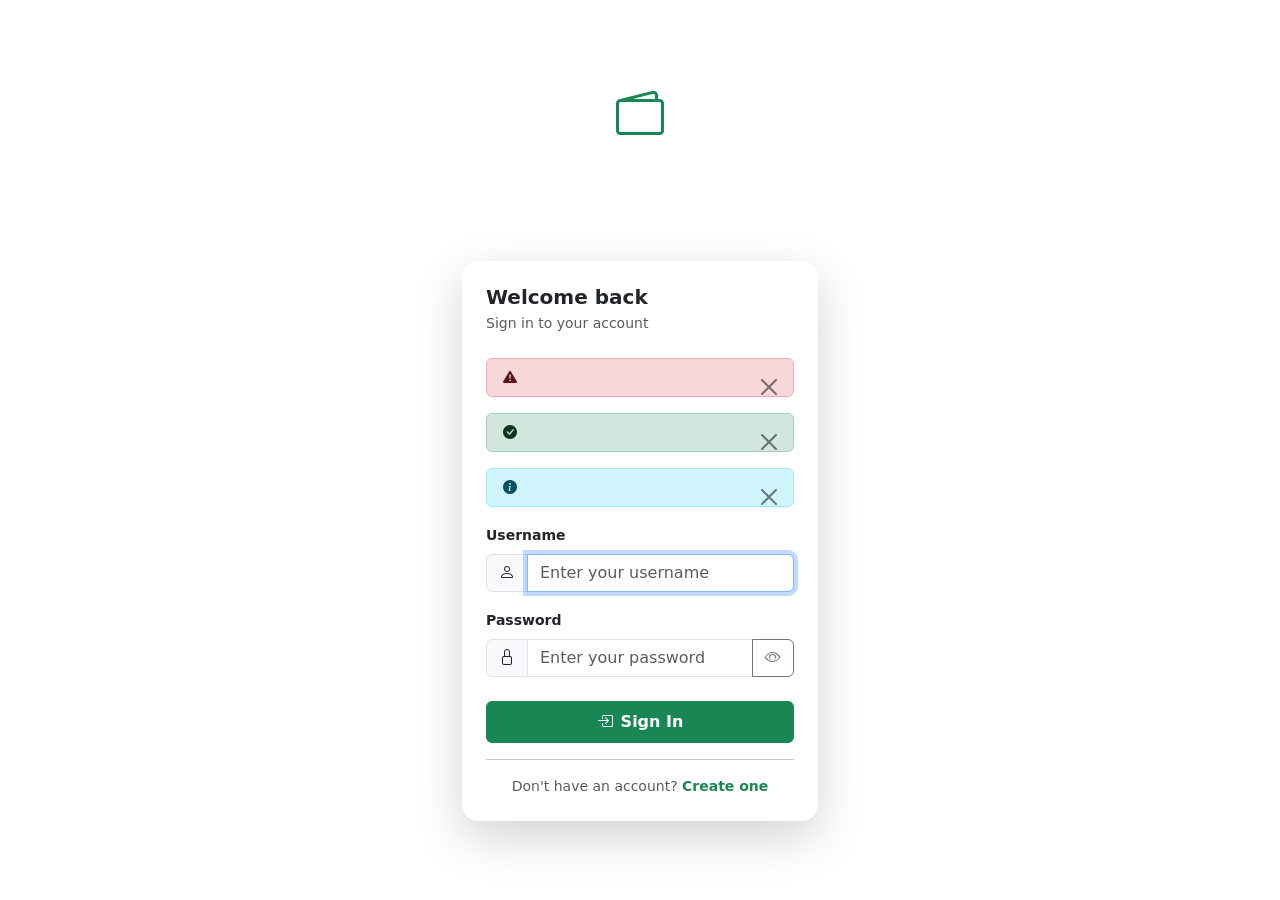
<file: src/main/resources/templates/auth/login.html>
<!DOCTYPE html>
<html xmlns:th="http://www.thymeleaf.org">
<head>
    <meta charset="UTF-8">
    <meta name="viewport" content="width=device-width, initial-scale=1.0">
    <title>Login | Smart Expense Tracker</title>
    <link rel="stylesheet" href="https://cdn.jsdelivr.net/npm/bootstrap@5.3.2/dist/css/bootstrap.min.css">
    <link rel="stylesheet" href="https://cdn.jsdelivr.net/npm/bootstrap-icons@1.11.3/font/bootstrap-icons.min.css">
    <link rel="stylesheet" th:href="@{/css/style.css}">
</head>
<body class="auth-body bg-gradient-dark d-flex align-items-center justify-content-center min-vh-100">

<div class="container">
    <div class="row justify-content-center">
        <div class="col-md-5 col-lg-4">

            <!-- Brand -->
            <div class="text-center mb-4">
                <div class="auth-icon mb-3">
                    <i class="bi bi-wallet2 text-success" style="font-size: 3rem;"></i>
                </div>
                <h2 class="fw-bold text-white">ExpenseTracker</h2>
                <p class="text-white-50">Manage your finances smartly</p>
            </div>

            <!-- Card -->
            <div class="card shadow-lg border-0 rounded-4">
                <div class="card-body p-4">
                    <h5 class="fw-bold mb-1">Welcome back</h5>
                    <p class="text-muted small mb-4">Sign in to your account</p>

                    <!-- Alerts -->
                    <div th:if="${errorMessage}" class="alert alert-danger alert-dismissible fade show d-flex align-items-center py-2" role="alert">
                        <i class="bi bi-exclamation-triangle-fill me-2 small"></i>
                        <small th:text="${errorMessage}"></small>
                        <button type="button" class="btn-close btn-close-sm" data-bs-dismiss="alert"></button>
                    </div>
                    <div th:if="${successMessage}" class="alert alert-success alert-dismissible fade show d-flex align-items-center py-2" role="alert">
                        <i class="bi bi-check-circle-fill me-2 small"></i>
                        <small th:text="${successMessage}"></small>
                        <button type="button" class="btn-close btn-close-sm" data-bs-dismiss="alert"></button>
                    </div>
                    <div th:if="${logoutMessage}" class="alert alert-info alert-dismissible fade show d-flex align-items-center py-2" role="alert">
                        <i class="bi bi-info-circle-fill me-2 small"></i>
                        <small th:text="${logoutMessage}"></small>
                        <button type="button" class="btn-close btn-close-sm" data-bs-dismiss="alert"></button>
                    </div>

                    <form th:action="@{/auth/login}" method="post" novalidate>
                        <input type="hidden" th:name="${_csrf.parameterName}" th:value="${_csrf.token}">

                        <div class="mb-3">
                            <label for="username" class="form-label small fw-semibold">Username</label>
                            <div class="input-group">
                                <span class="input-group-text"><i class="bi bi-person"></i></span>
                                <input type="text" id="username" name="username" class="form-control"
                                       placeholder="Enter your username" required autofocus>
                            </div>
                        </div>

                        <div class="mb-4">
                            <label for="password" class="form-label small fw-semibold">Password</label>
                            <div class="input-group">
                                <span class="input-group-text"><i class="bi bi-lock"></i></span>
                                <input type="password" id="password" name="password" class="form-control"
                                       placeholder="Enter your password" required>
                                <button type="button" class="btn btn-outline-secondary" id="togglePassword">
                                    <i class="bi bi-eye" id="eyeIcon"></i>
                                </button>
                            </div>
                        </div>

                        <button type="submit" class="btn btn-success w-100 fw-semibold py-2">
                            <i class="bi bi-box-arrow-in-right me-2"></i>Sign In
                        </button>
                    </form>

                    <hr class="my-3">
                    <p class="text-center text-muted small mb-0">
                        Don't have an account?
                        <a th:href="@{/auth/register}" class="text-success fw-semibold text-decoration-none">Create one</a>
                    </p>
                </div>
            </div>
        </div>
    </div>
</div>

<script src="https://cdn.jsdelivr.net/npm/bootstrap@5.3.2/dist/js/bootstrap.bundle.min.js"></script>
<script>
    document.getElementById('togglePassword').addEventListener('click', function() {
        const pwd = document.getElementById('password');
        const icon = document.getElementById('eyeIcon');
        if (pwd.type === 'password') {
            pwd.type = 'text';
            icon.className = 'bi bi-eye-slash';
        } else {
            pwd.type = 'password';
            icon.className = 'bi bi-eye';
        }
    });
</script>
</body>
</html>
</file>
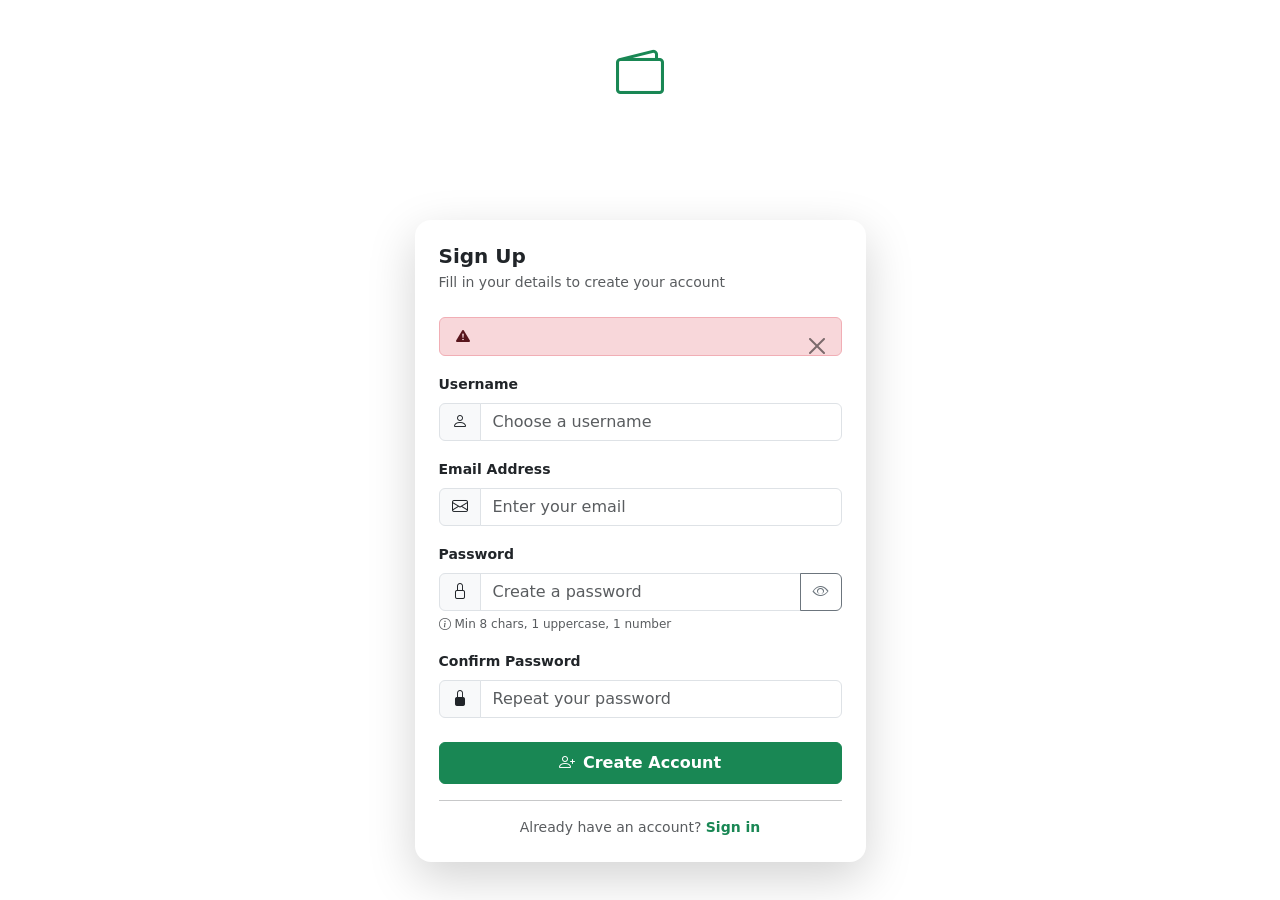
<file: src/main/resources/templates/auth/register.html>
<!DOCTYPE html>
<html xmlns:th="http://www.thymeleaf.org">
<head>
    <meta charset="UTF-8">
    <meta name="viewport" content="width=device-width, initial-scale=1.0">
    <title>Register | Smart Expense Tracker</title>
    <link rel="stylesheet" href="https://cdn.jsdelivr.net/npm/bootstrap@5.3.2/dist/css/bootstrap.min.css">
    <link rel="stylesheet" href="https://cdn.jsdelivr.net/npm/bootstrap-icons@1.11.3/font/bootstrap-icons.min.css">
    <link rel="stylesheet" th:href="@{/css/style.css}">
</head>
<body class="auth-body bg-gradient-dark d-flex align-items-center justify-content-center min-vh-100 py-4">

<div class="container">
    <div class="row justify-content-center">
        <div class="col-md-6 col-lg-5">

            <!-- Brand -->
            <div class="text-center mb-4">
                <div class="auth-icon mb-3">
                    <i class="bi bi-wallet2 text-success" style="font-size: 3rem;"></i>
                </div>
                <h2 class="fw-bold text-white">Create Account</h2>
                <p class="text-white-50">Start tracking your expenses today</p>
            </div>

            <!-- Card -->
            <div class="card shadow-lg border-0 rounded-4">
                <div class="card-body p-4">
                    <h5 class="fw-bold mb-1">Sign Up</h5>
                    <p class="text-muted small mb-4">Fill in your details to create your account</p>

                    <div th:if="${errorMessage}" class="alert alert-danger alert-dismissible fade show d-flex align-items-center py-2">
                        <i class="bi bi-exclamation-triangle-fill me-2 small"></i>
                        <small th:text="${errorMessage}"></small>
                        <button type="button" class="btn-close" data-bs-dismiss="alert"></button>
                    </div>

                    <form th:action="@{/auth/register}" th:object="${registerDto}" method="post" novalidate>
                        <input type="hidden" th:name="${_csrf.parameterName}" th:value="${_csrf.token}">

                        <div class="mb-3">
                            <label for="username" class="form-label small fw-semibold">Username</label>
                            <div class="input-group">
                                <span class="input-group-text"><i class="bi bi-person"></i></span>
                                <input type="text" id="username" th:field="*{username}"
                                       th:classappend="${#fields.hasErrors('username')} ? 'is-invalid'"
                                       class="form-control" placeholder="Choose a username">
                            </div>
                            <div class="text-danger small mt-1" th:if="${#fields.hasErrors('username')}"
                                 th:errors="*{username}"></div>
                        </div>

                        <div class="mb-3">
                            <label for="email" class="form-label small fw-semibold">Email Address</label>
                            <div class="input-group">
                                <span class="input-group-text"><i class="bi bi-envelope"></i></span>
                                <input type="email" id="email" th:field="*{email}"
                                       th:classappend="${#fields.hasErrors('email')} ? 'is-invalid'"
                                       class="form-control" placeholder="Enter your email">
                            </div>
                            <div class="text-danger small mt-1" th:if="${#fields.hasErrors('email')}"
                                 th:errors="*{email}"></div>
                        </div>

                        <div class="mb-3">
                            <label for="password" class="form-label small fw-semibold">Password</label>
                            <div class="input-group">
                                <span class="input-group-text"><i class="bi bi-lock"></i></span>
                                <input type="password" id="password" th:field="*{password}"
                                       th:classappend="${#fields.hasErrors('password')} ? 'is-invalid'"
                                       class="form-control" placeholder="Create a password">
                                <button type="button" class="btn btn-outline-secondary" id="togglePwd">
                                    <i class="bi bi-eye" id="eyePwd"></i>
                                </button>
                            </div>
                            <div class="text-danger small mt-1" th:if="${#fields.hasErrors('password')}"
                                 th:errors="*{password}"></div>
                            <div class="text-muted mt-1" style="font-size:0.75rem;">
                                <i class="bi bi-info-circle me-1"></i>Min 8 chars, 1 uppercase, 1 number
                            </div>
                        </div>

                        <div class="mb-4">
                            <label for="confirmPassword" class="form-label small fw-semibold">Confirm Password</label>
                            <div class="input-group">
                                <span class="input-group-text"><i class="bi bi-lock-fill"></i></span>
                                <input type="password" id="confirmPassword" th:field="*{confirmPassword}"
                                       th:classappend="${#fields.hasErrors('confirmPassword')} ? 'is-invalid'"
                                       class="form-control" placeholder="Repeat your password">
                            </div>
                            <div class="text-danger small mt-1" th:if="${#fields.hasErrors('confirmPassword')}"
                                 th:errors="*{confirmPassword}"></div>
                        </div>

                        <button type="submit" class="btn btn-success w-100 fw-semibold py-2">
                            <i class="bi bi-person-plus me-2"></i>Create Account
                        </button>
                    </form>

                    <hr class="my-3">
                    <p class="text-center text-muted small mb-0">
                        Already have an account?
                        <a th:href="@{/auth/login}" class="text-success fw-semibold text-decoration-none">Sign in</a>
                    </p>
                </div>
            </div>
        </div>
    </div>
</div>

<script src="https://cdn.jsdelivr.net/npm/bootstrap@5.3.2/dist/js/bootstrap.bundle.min.js"></script>
<script>
    document.getElementById('togglePwd').addEventListener('click', function() {
        const pwd = document.getElementById('password');
        const icon = document.getElementById('eyePwd');
        if (pwd.type === 'password') {
            pwd.type = 'text';
            icon.className = 'bi bi-eye-slash';
        } else {
            pwd.type = 'password';
            icon.className = 'bi bi-eye';
        }
    });
</script>
</body>
</html>
</file>
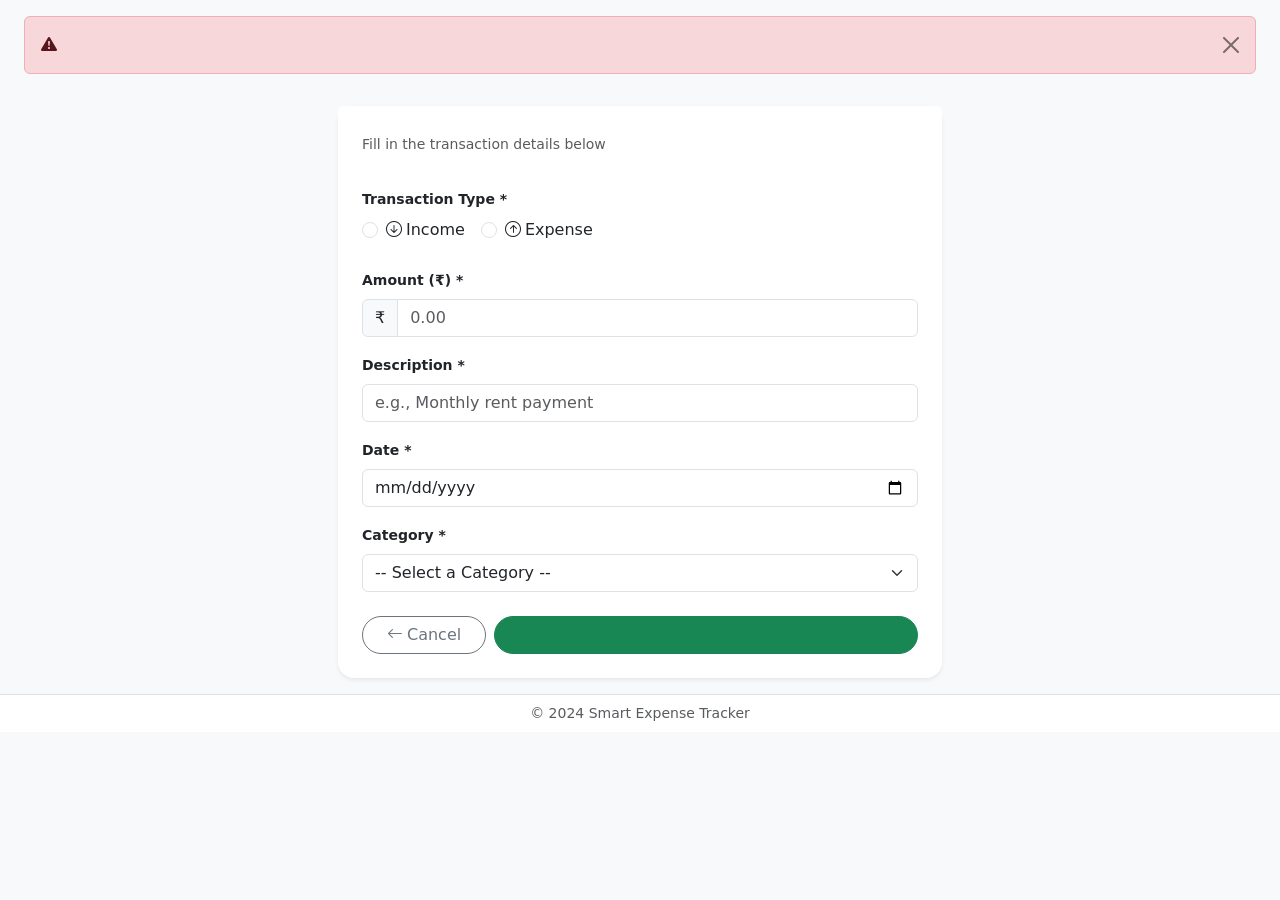
<file: src/main/resources/templates/transaction/form.html>
<!DOCTYPE html>
<html xmlns:th="http://www.thymeleaf.org"
      xmlns:sec="http://www.thymeleaf.org/extras/spring-security">
<head>
    <meta charset="UTF-8">
    <meta name="viewport" content="width=device-width, initial-scale=1.0">
    <title th:text="${isEdit} ? 'Edit Transaction' : 'Add Transaction' + ' | Smart Expense Tracker'">Transaction</title>
    <link rel="stylesheet" href="https://cdn.jsdelivr.net/npm/bootstrap@5.3.2/dist/css/bootstrap.min.css">
    <link rel="stylesheet" href="https://cdn.jsdelivr.net/npm/bootstrap-icons@1.11.3/font/bootstrap-icons.min.css">
    <link rel="stylesheet" th:href="@{/css/style.css}">
</head>
<body class="bg-light">

<div class="d-flex" id="wrapper">

    <div th:replace="~{fragments/sidebar :: sidebar}"></div>

    <div id="main-content" class="flex-grow-1 d-flex flex-column">

        <div th:replace="~{fragments/navbar :: navbar(pageTitle=${isEdit} ? 'Edit Transaction' : 'Add Transaction')}"></div>

        <div class="container-fluid px-4 pt-3">
            <div th:if="${errorMessage}" class="alert alert-danger alert-dismissible fade show d-flex align-items-center">
                <i class="bi bi-exclamation-triangle-fill me-2"></i>
                <span th:text="${errorMessage}"></span>
                <button type="button" class="btn-close" data-bs-dismiss="alert"></button>
            </div>
        </div>

        <div class="container-fluid px-4 py-3 flex-grow-1">
            <div class="row justify-content-center">
                <div class="col-md-8 col-lg-6">

                    <div class="card border-0 shadow-sm rounded-4">
                        <div class="card-header bg-white border-0 px-4 pt-4 pb-0">
                            <h5 class="fw-bold mb-1">
                                <i th:class="${isEdit} ? 'bi bi-pencil-square text-primary me-2' : 'bi bi-plus-circle text-success me-2'"></i>
                                <span th:text="${isEdit} ? 'Edit Transaction' : 'New Transaction'"></span>
                            </h5>
                            <p class="text-muted small">Fill in the transaction details below</p>
                        </div>
                        <div class="card-body px-4 pb-4">

                            <form th:action="${isEdit} ? @{/transactions/edit/{id}(id=${transactionDto.id})} : @{/transactions/add}"
                                  th:object="${transactionDto}"
                                  method="post" novalidate>
                                <input type="hidden" th:name="${_csrf.parameterName}" th:value="${_csrf.token}">

                                <!-- Transaction Type -->
                                <div class="mb-4">
                                    <label class="form-label small fw-semibold">Transaction Type *</label>
                                    <div class="d-flex gap-3">
                                        <div class="form-check type-check">
                                            <input class="form-check-input" type="radio" id="typeIncome"
                                                   th:field="*{type}" value="INCOME" onchange="filterCategories()">
                                            <label class="form-check-label type-label income-label" for="typeIncome">
                                                <i class="bi bi-arrow-down-circle me-1"></i>Income
                                            </label>
                                        </div>
                                        <div class="form-check type-check">
                                            <input class="form-check-input" type="radio" id="typeExpense"
                                                   th:field="*{type}" value="EXPENSE" onchange="filterCategories()">
                                            <label class="form-check-label type-label expense-label" for="typeExpense">
                                                <i class="bi bi-arrow-up-circle me-1"></i>Expense
                                            </label>
                                        </div>
                                    </div>
                                    <div class="text-danger small mt-1" th:if="${#fields.hasErrors('type')}" th:errors="*{type}"></div>
                                </div>

                                <!-- Amount -->
                                <div class="mb-3">
                                    <label for="amount" class="form-label small fw-semibold">Amount (₹) *</label>
                                    <div class="input-group">
                                        <span class="input-group-text">₹</span>
                                        <input type="number" id="amount" th:field="*{amount}"
                                               th:classappend="${#fields.hasErrors('amount')} ? 'is-invalid'"
                                               class="form-control" placeholder="0.00" step="0.01" min="0.01">
                                    </div>
                                    <div class="text-danger small mt-1" th:if="${#fields.hasErrors('amount')}" th:errors="*{amount}"></div>
                                </div>

                                <!-- Description -->
                                <div class="mb-3">
                                    <label for="description" class="form-label small fw-semibold">Description *</label>
                                    <input type="text" id="description" th:field="*{description}"
                                           th:classappend="${#fields.hasErrors('description')} ? 'is-invalid'"
                                           class="form-control" placeholder="e.g., Monthly rent payment">
                                    <div class="text-danger small mt-1" th:if="${#fields.hasErrors('description')}" th:errors="*{description}"></div>
                                </div>

                                <!-- Date -->
                                <div class="mb-3">
                                    <label for="date" class="form-label small fw-semibold">Date *</label>
                                    <input type="date" id="date" th:field="*{date}"
                                           th:classappend="${#fields.hasErrors('date')} ? 'is-invalid'"
                                           class="form-control">
                                    <div class="text-danger small mt-1" th:if="${#fields.hasErrors('date')}" th:errors="*{date}"></div>
                                </div>

                                <!-- Category -->
                                <div class="mb-4">
                                    <label for="categoryId" class="form-label small fw-semibold">Category *</label>
                                    <select id="categoryId" th:field="*{categoryId}"
                                            th:classappend="${#fields.hasErrors('categoryId')} ? 'is-invalid'"
                                            class="form-select">
                                        <option value="">-- Select a Category --</option>
                                        <optgroup label="💰 Income" id="incomeGroup">
                                            <option th:each="cat : ${incomeCategories}"
                                                    th:value="${cat.id}"
                                                    th:text="${cat.name}"
                                                    th:selected="${transactionDto.categoryId == cat.id}">
                                            </option>
                                        </optgroup>
                                        <optgroup label="💸 Expense" id="expenseGroup">
                                            <option th:each="cat : ${expenseCategories}"
                                                    th:value="${cat.id}"
                                                    th:text="${cat.name}"
                                                    th:selected="${transactionDto.categoryId == cat.id}">
                                            </option>
                                        </optgroup>
                                    </select>
                                    <div class="text-danger small mt-1" th:if="${#fields.hasErrors('categoryId')}" th:errors="*{categoryId}"></div>
                                </div>

                                <!-- Buttons -->
                                <div class="d-flex gap-2">
                                    <a th:href="@{/transactions}" class="btn btn-outline-secondary rounded-pill px-4 flex-shrink-0">
                                        <i class="bi bi-arrow-left me-1"></i>Cancel
                                    </a>
                                    <button type="submit" class="btn btn-success rounded-pill px-4 flex-grow-1 fw-semibold">
                                        <i th:class="${isEdit} ? 'bi bi-check-circle me-2' : 'bi bi-plus-circle me-2'"></i>
                                        <span th:text="${isEdit} ? 'Update Transaction' : 'Save Transaction'"></span>
                                    </button>
                                </div>
                            </form>
                        </div>
                    </div>
                </div>
            </div>
        </div>

        <footer class="bg-white border-top text-center text-muted small py-2 px-4">
            &copy; 2024 Smart Expense Tracker
        </footer>
    </div>
</div>

<script src="https://cdn.jsdelivr.net/npm/bootstrap@5.3.2/dist/js/bootstrap.bundle.min.js"></script>
<script th:src="@{/js/app.js}"></script>
<script>
    function filterCategories() {
        const selected = document.querySelector('input[name="type"]:checked');
        const incomeGroup = document.getElementById('incomeGroup');
        const expenseGroup = document.getElementById('expenseGroup');
        const categorySelect = document.getElementById('categoryId');

        if (!selected) return;

        // Reset selection when type changes
        categorySelect.value = '';

        if (selected.value === 'INCOME') {
            incomeGroup.style.display = '';
            expenseGroup.style.display = 'none';
        } else {
            incomeGroup.style.display = 'none';
            expenseGroup.style.display = '';
        }
    }

    // Run on page load for edit mode
    document.addEventListener('DOMContentLoaded', function () {
        const selected = document.querySelector('input[name="type"]:checked');
        if (selected) filterCategories();
    });
</script>
</body>
</html>
</file>
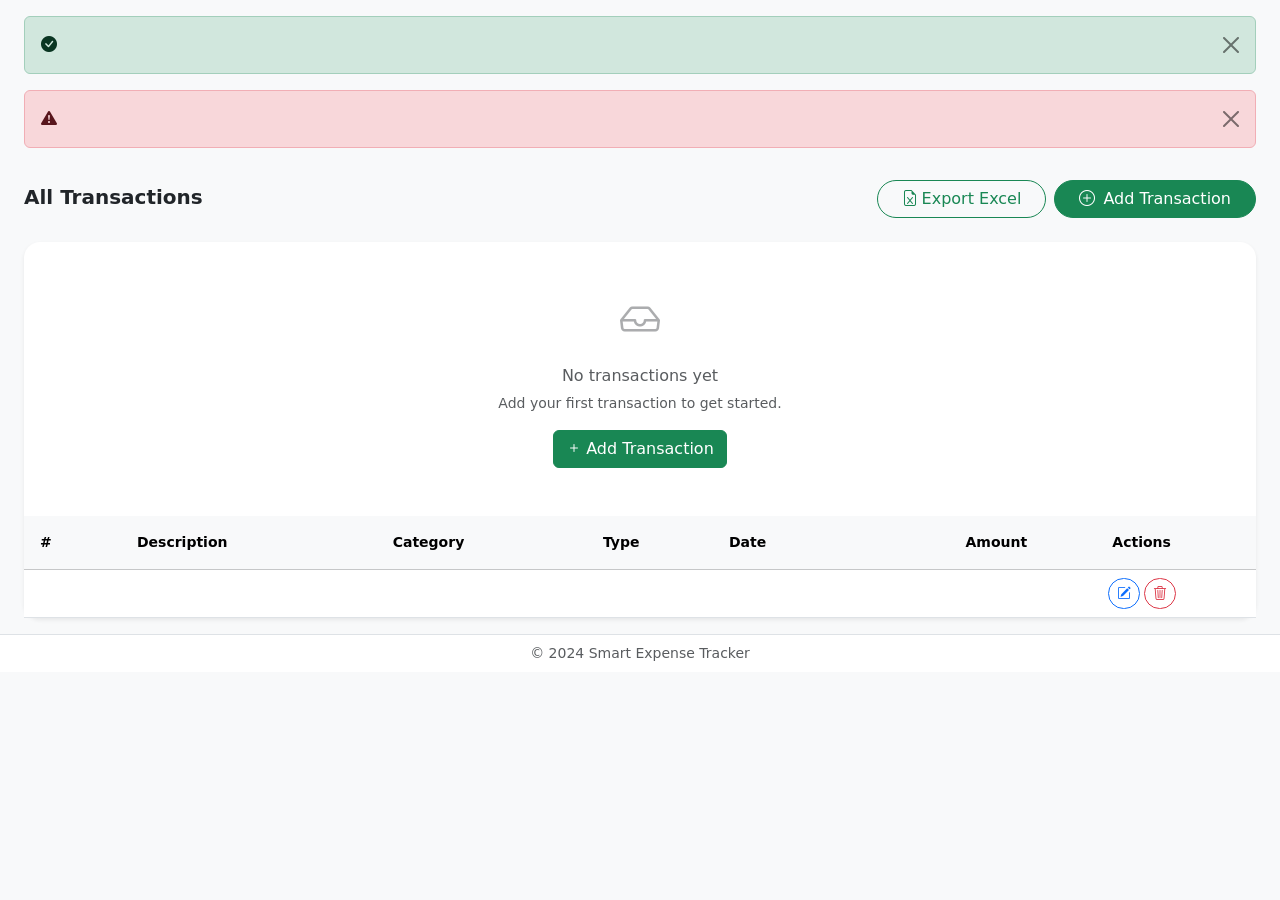
<file: src/main/resources/templates/transaction/list.html>
<!DOCTYPE html>
<html xmlns:th="http://www.thymeleaf.org"
      xmlns:sec="http://www.thymeleaf.org/extras/spring-security">
<head>
    <meta charset="UTF-8">
    <meta name="viewport" content="width=device-width, initial-scale=1.0">
    <title>Transactions | Smart Expense Tracker</title>
    <link rel="stylesheet" href="https://cdn.jsdelivr.net/npm/bootstrap@5.3.2/dist/css/bootstrap.min.css">
    <link rel="stylesheet" href="https://cdn.jsdelivr.net/npm/bootstrap-icons@1.11.3/font/bootstrap-icons.min.css">
    <link rel="stylesheet" th:href="@{/css/style.css}">
</head>
<body class="bg-light">

<div class="d-flex" id="wrapper">

    <div th:replace="~{fragments/sidebar :: sidebar}"></div>

    <div id="main-content" class="flex-grow-1 d-flex flex-column">

        <div th:replace="~{fragments/navbar :: navbar(pageTitle='All Transactions')}"></div>

        <!-- Flash Messages -->
        <div class="container-fluid px-4 pt-3">
            <div th:if="${successMessage}" class="alert alert-success alert-dismissible fade show d-flex align-items-center">
                <i class="bi bi-check-circle-fill me-2"></i>
                <span th:text="${successMessage}"></span>
                <button type="button" class="btn-close" data-bs-dismiss="alert"></button>
            </div>
            <div th:if="${errorMessage}" class="alert alert-danger alert-dismissible fade show d-flex align-items-center">
                <i class="bi bi-exclamation-triangle-fill me-2"></i>
                <span th:text="${errorMessage}"></span>
                <button type="button" class="btn-close" data-bs-dismiss="alert"></button>
            </div>
        </div>

        <div class="container-fluid px-4 py-3 flex-grow-1">

            <div class="d-flex justify-content-between align-items-center mb-4">
                <div>
                    <h5 class="fw-bold mb-1">All Transactions</h5>
                    <p class="text-muted small mb-0" th:text="${#lists.size(transactions)} + ' transactions found'"></p>
                </div>
                <div class="d-flex gap-2">
                    <a th:href="@{/export/transactions/excel}"
                       class="btn btn-outline-success rounded-pill px-4">
                        <i class="bi bi-file-earmark-excel me-1"></i>Export Excel
                    </a>
                    <a th:href="@{/transactions/add}" class="btn btn-success rounded-pill px-4">
                        <i class="bi bi-plus-circle me-2"></i>Add Transaction
                    </a>
                </div>
            </div>

            <div class="card border-0 shadow-sm rounded-4">
                <div class="card-body p-0">
                    <div th:if="${#lists.isEmpty(transactions)}" class="text-center text-muted py-5">
                        <i class="bi bi-inbox fs-1 d-block mb-3 opacity-50"></i>
                        <h6>No transactions yet</h6>
                        <p class="small mb-3">Add your first transaction to get started.</p>
                        <a th:href="@{/transactions/add}" class="btn btn-success">
                            <i class="bi bi-plus me-1"></i>Add Transaction
                        </a>
                    </div>

                    <div th:unless="${#lists.isEmpty(transactions)}" class="table-responsive">
                        <table class="table table-hover align-middle mb-0">
                            <thead class="table-light">
                            <tr>
                                <th class="px-3 py-3 small fw-semibold">#</th>
                                <th class="py-3 small fw-semibold">Description</th>
                                <th class="py-3 small fw-semibold">Category</th>
                                <th class="py-3 small fw-semibold">Type</th>
                                <th class="py-3 small fw-semibold">Date</th>
                                <th class="py-3 small fw-semibold text-end">Amount</th>
                                <th class="py-3 small fw-semibold text-center pe-3">Actions</th>
                            </tr>
                            </thead>
                            <tbody>
                            <tr th:each="t, iStat : ${transactions}">
                                <td class="px-3 text-muted small" th:text="${iStat.count}"></td>
                                <td>
                                    <div class="d-flex align-items-center gap-2">
                                        <div th:class="'txn-dot rounded-circle ' + (${t.type.name() == 'INCOME'} ? 'bg-success' : 'bg-danger')"></div>
                                        <span th:text="${t.description}"></span>
                                    </div>
                                </td>
                                <td>
                                    <span class="badge bg-light text-dark border" th:text="${t.category.name}"></span>
                                </td>
                                <td>
                                    <span th:class="'badge rounded-pill ' + (${t.type.name() == 'INCOME'} ? 'bg-success-subtle text-success' : 'bg-danger-subtle text-danger')"
                                          th:text="${t.type}"></span>
                                </td>
                                <td class="text-muted small" th:text="${#temporals.format(t.date, 'dd MMM yyyy')}"></td>
                                <td class="text-end">
                                    <span th:class="'fw-semibold ' + (${t.type.name() == 'INCOME'} ? 'text-success' : 'text-danger')"
                                          th:text="(${t.type.name() == 'INCOME'} ? '+' : '-') + '₹' + ${#numbers.formatDecimal(t.amount, 0, 'COMMA', 2, 'POINT')}">
                                    </span>
                                </td>
                                <td class="text-center pe-3">
                                    <div class="d-flex justify-content-center gap-1">
                                        <a th:href="@{/transactions/edit/{id}(id=${t.id})}"
                                           class="btn btn-sm btn-outline-primary rounded-pill px-2">
                                            <i class="bi bi-pencil-square"></i>
                                        </a>
                                        <button type="button"
                                                class="btn btn-sm btn-outline-danger rounded-pill px-2"
                                                th:data-id="${t.id}"
                                                onclick="confirmDelete(this.getAttribute('data-id'))">
                                            <i class="bi bi-trash3"></i>
                                        </button>
                                    </div>
                                </td>
                            </tr>
                            </tbody>
                        </table>
                    </div>
                </div>
            </div>
        </div>

        <footer class="bg-white border-top text-center text-muted small py-2 px-4">
            &copy; 2024 Smart Expense Tracker
        </footer>
    </div>
</div>

<!-- Delete Confirmation Modal -->
<div class="modal fade" id="deleteModal" tabindex="-1">
    <div class="modal-dialog modal-dialog-centered modal-sm">
        <div class="modal-content rounded-4 border-0 shadow">
            <div class="modal-body text-center p-4">
                <i class="bi bi-exclamation-triangle text-danger fs-1 mb-3 d-block"></i>
                <h6 class="fw-bold mb-1">Delete Transaction?</h6>
                <p class="text-muted small mb-3">This action cannot be undone.</p>
                <form id="deleteForm" method="post">
                    <input type="hidden" th:name="${_csrf.parameterName}" th:value="${_csrf.token}">
                    <div class="d-flex gap-2 justify-content-center">
                        <button type="button" class="btn btn-outline-secondary rounded-pill px-3" data-bs-dismiss="modal">Cancel</button>
                        <button type="submit" class="btn btn-danger rounded-pill px-3">Delete</button>
                    </div>
                </form>
            </div>
        </div>
    </div>
</div>

<script src="https://cdn.jsdelivr.net/npm/bootstrap@5.3.2/dist/js/bootstrap.bundle.min.js"></script>
<script th:src="@{/js/app.js}"></script>
<script>
    function confirmDelete(id) {
        document.getElementById('deleteForm').action = '/transactions/delete/' + id;
        new bootstrap.Modal(document.getElementById('deleteModal')).show();
    }
</script>
</body>
</html>
</file>
